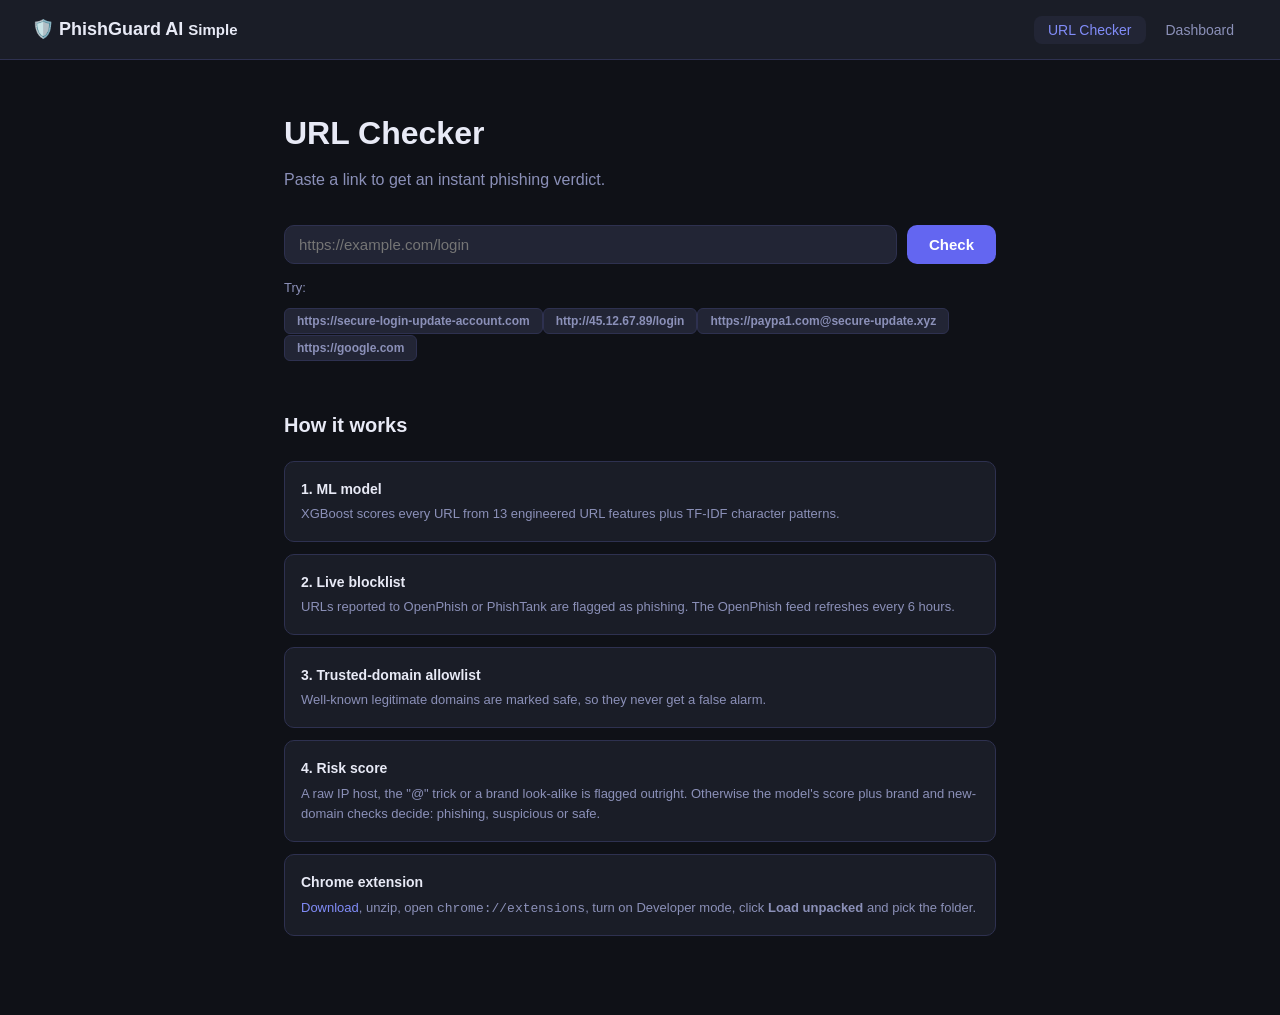
<file: frontend/index.html>
<!DOCTYPE html>
<html lang="en">
<head>
  <meta charset="utf-8">
  <meta name="viewport" content="width=device-width, initial-scale=1">
  <title>PhishGuard AI Simple — URL Checker</title>
  <link rel="stylesheet" href="style.css">
</head>
<body class="page-checker">
  <nav class="navbar">
    <a class="navbar-logo" href="index.html">🛡️ PhishGuard AI <small>Simple</small></a>
    <ul class="navbar-links">
      <li><a class="navbar-link active" href="index.html">URL Checker</a></li>
      <li><a class="navbar-link" href="dashboard.html">Dashboard</a></li>
    </ul>
  </nav>

  <main class="main">
    <div class="header">
      <h1>URL Checker</h1>
      <p>Paste a link to get an instant phishing verdict.</p>
    </div>

    <div class="inputRow">
      <input id="urlInput" type="text" placeholder="https://example.com/login"
             autocomplete="off" spellcheck="false" aria-label="URL to check">
      <button id="checkBtn" class="btn-primary">Check</button>
    </div>
    <div class="examples"><span class="examplesLabel">Try:</span> <span id="examples"></span></div>

    <div id="error" class="error" hidden role="alert"></div>
    <div id="result" aria-live="polite"></div>

    <section class="howItWorks">
      <h2>How it works</h2>
      <div class="steps">
        <div class="step">
          <div class="stepTitle">1. ML model</div>
          <div class="stepDesc">XGBoost scores every URL from 13 engineered URL features plus TF-IDF character patterns.</div>
        </div>
        <div class="step">
          <div class="stepTitle">2. Live blocklist</div>
          <div class="stepDesc">URLs reported to OpenPhish or PhishTank are flagged as phishing. The OpenPhish feed refreshes every 6 hours.</div>
        </div>
        <div class="step">
          <div class="stepTitle">3. Trusted-domain allowlist</div>
          <div class="stepDesc">Well-known legitimate domains are marked safe, so they never get a false alarm.</div>
        </div>
        <div class="step">
          <div class="stepTitle">4. Risk score</div>
          <div class="stepDesc">A raw IP host, the "@" trick or a brand look-alike is flagged outright. Otherwise the model's score plus brand and new-domain checks decide: phishing, suspicious or safe.</div>
        </div>
        <div class="step">
          <div class="stepTitle">Chrome extension</div>
          <div class="stepDesc"><a href="phishguard-extension.zip" download>Download</a>, unzip, open
            <code>chrome://extensions</code>, turn on Developer mode, click <b>Load unpacked</b> and pick the folder.</div>
        </div>
      </div>
    </section>
  </main>

  <script src="app.js"></script>
</body>
</html>
</file>
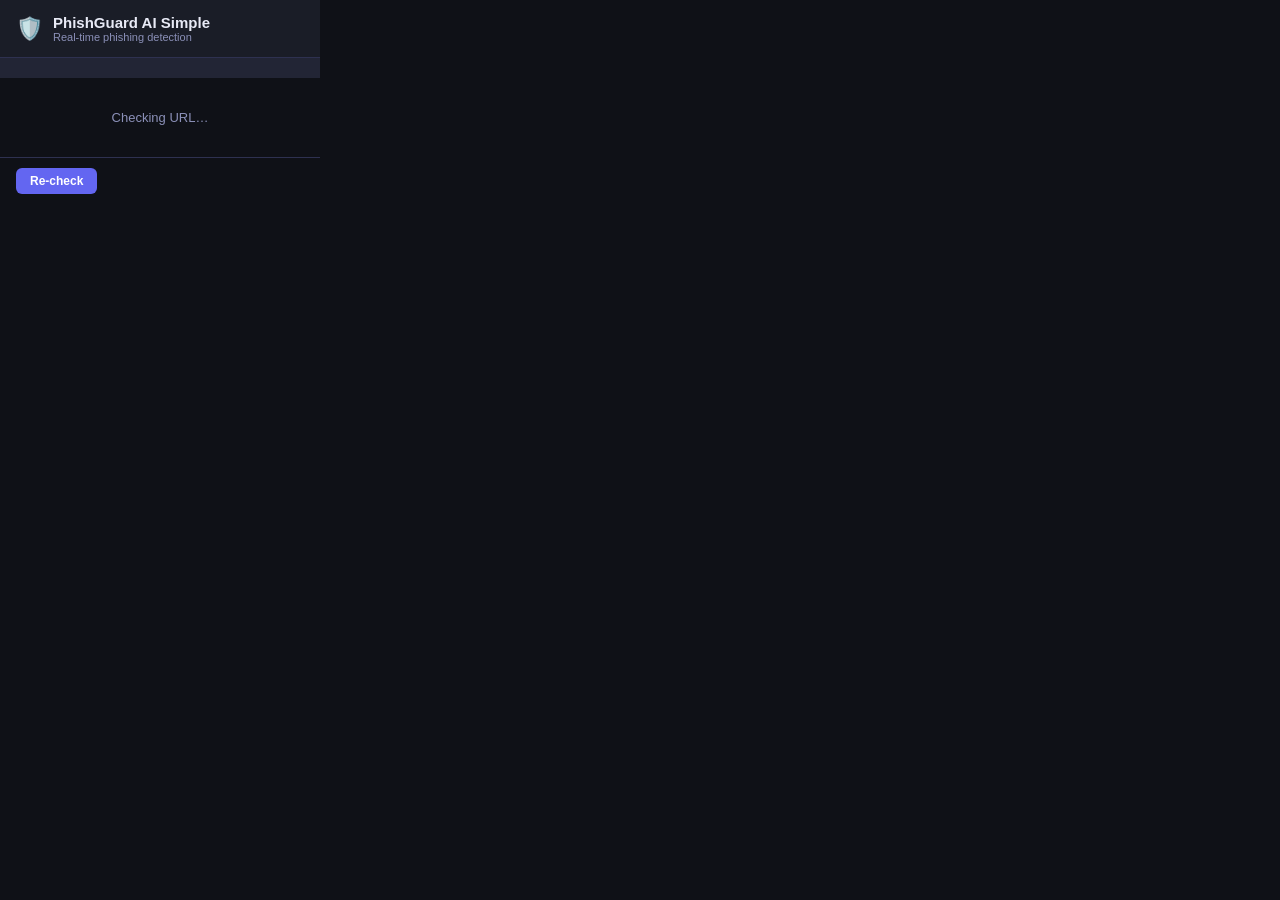
<file: extension/popup.html>
<!DOCTYPE html>
<html lang="en">
<head>
  <meta charset="UTF-8" />
  <title>PhishGuard AI Simple</title>
  <style>
    * { box-sizing: border-box; margin: 0; padding: 0; }
    body { width: 320px; font: 14px -apple-system, "Segoe UI", sans-serif; background: #0f1117; color: #e8eaf6; }
    header { display: flex; gap: 10px; align-items: center; padding: 14px 16px; background: #1a1d27; border-bottom: 1px solid #2e3150; }
    header b { font-size: 15px; }
    header small { display: block; font-size: 11px; color: #8b90b8; }
    #url { padding: 10px 16px; font-size: 11px; color: #8b90b8; background: #222535; word-break: break-all; }
    #status { padding: 32px 16px; text-align: center; color: #8b90b8; font-size: 13px; }
    #status:empty { display: none; }
    #result { padding: 20px 16px; text-align: center; }
    #icon { font-size: 40px; }
    #verdict { font-size: 20px; font-weight: 800; margin-top: 6px; }
    #score { font-size: 12px; color: #8b90b8; margin-top: 4px; }
    .track { height: 5px; background: #2e3150; border-radius: 99px; overflow: hidden; margin-top: 10px; }
    #bar { height: 100%; }
    #reasons { text-align: left; margin-top: 14px; padding-left: 18px; font-size: 12px; color: #c5c8e8; }
    #reasons li { margin-bottom: 4px; }
    footer { padding: 10px 16px; border-top: 1px solid #2e3150; }
    button { font-size: 12px; padding: 6px 14px; border-radius: 6px; background: #6366f1; color: #fff; border: none; cursor: pointer; font-weight: 600; }
    button:hover { background: #4f46e5; }
  </style>
</head>
<body>
  <header>
    <span style="font-size:22px">🛡️</span>
    <div><b>PhishGuard AI Simple</b><small>Real-time phishing detection</small></div>
  </header>
  <div id="url"></div>
  <div id="status">Checking URL…</div>
  <div id="result" hidden>
    <div id="icon"></div>
    <div id="verdict"></div>
    <div id="score"></div>
    <div class="track"><div id="bar"></div></div>
    <ul id="reasons"></ul>
  </div>
  <footer><button id="recheck">Re-check</button></footer>
  <script src="popup.js"></script>
</body>
</html>
</file>
<file: frontend/style.css>
/* ============================================================================
   PhishGuard AI — vanilla stylesheet
   Merged from the former Next.js globals.css + all CSS-module files.
   Page-specific rules are scoped by a <body> class (.page-home, .page-checker,
   .page-dashboard, .page-extension) so short class names like .main / .hero
   never collide. Shared components use unique prefixes (navbar-*, rc-*).
   ============================================================================ */

/* ---------- Base / reset ---------- */
*, *::before, *::after { box-sizing: border-box; margin: 0; padding: 0; }

/* Visually-hidden but screen-reader-available (accessible <label> text). */
.sr-only {
  position: absolute;
  width: 1px; height: 1px;
  padding: 0; margin: -1px;
  overflow: hidden;
  clip: rect(0, 0, 0, 0);
  white-space: nowrap;
  border: 0;
}

:root {
  --bg: #0f1117;
  --surface: #1a1d27;
  --surface2: #222535;
  --border: #2e3150;
  --text: #e8eaf6;
  --muted: #8b90b8;
  --accent: #6366f1;
  --accent-light: #818cf8;
  --danger: #ef4444;
  --warn: #f59e0b;
  --safe: #22c55e;
  --radius: 10px;
}

body {
  background: var(--bg);
  color: var(--text);
  font-family: -apple-system, BlinkMacSystemFont, "Segoe UI", sans-serif;
  font-size: 16px;
  line-height: 1.6;
}

a { color: var(--accent-light); text-decoration: none; }
a:hover { text-decoration: underline; }

input, textarea, select {
  background: var(--surface2);
  border: 1px solid var(--border);
  border-radius: var(--radius);
  color: var(--text);
  font-size: 15px;
  padding: 10px 14px;
  width: 100%;
  outline: none;
  transition: border-color 0.15s;
}
input:focus, textarea:focus { border-color: var(--accent); }

button {
  cursor: pointer;
  border: none;
  border-radius: var(--radius);
  font-size: 15px;
  font-weight: 600;
  padding: 10px 22px;
  transition: opacity 0.15s, transform 0.1s;
}
button:hover { opacity: 0.88; }
button:active { transform: scale(0.98); }
button:disabled { opacity: 0.45; cursor: not-allowed; }

.btn-primary   { background: var(--accent); color: #fff; }
.btn-secondary { background: var(--surface2); color: var(--text); border: 1px solid var(--border); }

.card {
  background: var(--surface);
  border: 1px solid var(--border);
  border-radius: 14px;
  padding: 24px;
}

.badge {
  display: inline-block;
  font-size: 12px;
  font-weight: 700;
  padding: 3px 10px;
  border-radius: 20px;
  letter-spacing: 0.04em;
}
.badge-phishing   { background: rgba(239,68,68,0.18);  color: #f87171; border: 1px solid rgba(239,68,68,0.35); }
.badge-suspicious { background: rgba(245,158,11,0.18); color: #fbbf24; border: 1px solid rgba(245,158,11,0.35); }
.badge-safe       { background: rgba(34,197,94,0.15);  color: #4ade80; border: 1px solid rgba(34,197,94,0.30); }

@keyframes fadeIn { from { opacity: 0; transform: translateY(8px); } to { opacity: 1; transform: translateY(0); } }

/* ---------- Navbar (all pages) ---------- */
.navbar {
  display: flex;
  align-items: center;
  justify-content: space-between;
  padding: 0 32px;
  height: 60px;
  background: var(--surface);
  border-bottom: 1px solid var(--border);
  position: sticky;
  top: 0;
  z-index: 100;
}
.navbar-logo { font-size: 18px; font-weight: 700; color: var(--text); text-decoration: none; }
.navbar-links { display: flex; list-style: none; gap: 6px; }
.navbar-link {
  color: var(--muted);
  font-size: 14px;
  font-weight: 500;
  padding: 6px 14px;
  border-radius: 8px;
  transition: background 0.15s, color 0.15s;
  text-decoration: none;
}
.navbar-link:hover  { background: var(--surface2); color: var(--text); text-decoration: none; }
.navbar-link.active { background: var(--surface2); color: var(--accent-light); }

/* ---------- Result card (URL checker) ---------- */
.rc-card {
  background: var(--surface);
  border: 1.5px solid;
  border-radius: 14px;
  padding: 24px;
  margin-top: 24px;
  animation: fadeIn 0.3s ease;
}
.rc-header { display: flex; align-items: flex-start; gap: 16px; margin-bottom: 16px; }
.rc-icon { font-size: 32px; line-height: 1; }
.rc-verdict { font-size: 22px; font-weight: 700; }
.rc-sub { color: var(--muted); font-size: 14px; margin-top: 2px; }
.rc-bar-track { height: 6px; background: var(--surface2); border-radius: 99px; overflow: hidden; margin-bottom: 20px; }
.rc-bar-fill { height: 100%; border-radius: 99px; transition: width 0.6s cubic-bezier(.4,0,.2,1); }
.rc-reasons { background: var(--surface2); border-radius: 10px; padding: 14px 16px; margin-bottom: 16px; }
.rc-reasons-title { font-size: 12px; font-weight: 600; color: var(--muted); text-transform: uppercase; letter-spacing: 0.05em; margin-bottom: 8px; }
.rc-reasons ul { list-style: none; display: flex; flex-direction: column; gap: 6px; }
.rc-reasons li { font-size: 14px; padding-left: 18px; position: relative; }
.rc-reasons li::before { content: "\2192"; position: absolute; left: 0; color: var(--muted); }
.rc-meta { display: flex; flex-direction: column; gap: 6px; }
.rc-meta-row { display: flex; justify-content: space-between; font-size: 13px; }
.rc-meta-key { color: var(--muted); text-transform: capitalize; }
.rc-meta-val { color: var(--text); font-weight: 500; }

/* ---------- URL checker ---------- */
.page-checker .main { max-width: 760px; margin: 0 auto; padding: 48px 24px 80px; }
.page-checker .header { margin-bottom: 32px; }
.page-checker .header h1 { font-size: 32px; font-weight: 800; margin-bottom: 8px; }
.page-checker .header p  { font-size: 16px; color: var(--muted); }
.page-checker .inputRow { display: flex; gap: 10px; margin-bottom: 14px; }
.page-checker .inputRow input { flex: 1; }
.page-checker .examples { display: flex; flex-wrap: wrap; gap: 8px; margin-bottom: 28px; align-items: center; }
.page-checker .examplesLabel { font-size: 13px; color: var(--muted); }
.page-checker .exBtn {
  font-size: 12px; padding: 5px 12px;
  background: var(--surface2); border: 1px solid var(--border);
  color: var(--muted); border-radius: 6px; cursor: pointer;
}
.page-checker .exBtn:hover { color: var(--text); border-color: var(--accent); }
.page-checker .error {
  background: rgba(239,68,68,0.12); border: 1px solid rgba(239,68,68,0.3);
  color: #f87171; border-radius: 10px; padding: 12px 16px; margin: 12px 0; font-size: 14px;
}
.page-checker .howItWorks { margin-top: 48px; }
.page-checker .howItWorks h2 { font-size: 20px; font-weight: 700; margin-bottom: 20px; }
.page-checker .steps { display: flex; flex-direction: column; gap: 12px; }
.page-checker .step { background: var(--surface); border: 1px solid var(--border); border-radius: 10px; padding: 16px; }
.page-checker .stepTitle { font-size: 14px; font-weight: 700; margin-bottom: 4px; }
.page-checker .stepDesc  { font-size: 13px; color: var(--muted); line-height: 1.6; }

/* ---------- Dashboard ---------- */
.page-dashboard .main { max-width: 1100px; margin: 0 auto; padding: 40px 24px 80px; }
.page-dashboard .topBar { display: flex; justify-content: space-between; align-items: center; margin-bottom: 28px; }
.page-dashboard .topBar h1 { font-size: 28px; font-weight: 800; }
.page-dashboard .loading, .page-dashboard .error {
  max-width: 600px; margin: 80px auto; text-align: center; font-size: 16px; color: var(--muted); padding: 24px;
}
.page-dashboard .error { color: #f87171; }
.page-dashboard .kpiGrid {
  display: grid; grid-template-columns: repeat(auto-fit, minmax(180px, 1fr)); gap: 12px; margin-bottom: 24px;
}
.page-dashboard .statCard { background: var(--surface); border: 1px solid var(--border); border-radius: 14px; padding: 20px 18px; }
.page-dashboard .statVal   { font-size: 28px; font-weight: 800; line-height: 1; }
.page-dashboard .statLabel { font-size: 13px; color: var(--muted); margin-top: 6px; font-weight: 500; }
.page-dashboard .chartCard { background: var(--surface); border: 1px solid var(--border); border-radius: 14px; padding: 24px; margin-bottom: 24px; }
.page-dashboard .chartTitle { font-size: 15px; font-weight: 700; margin-bottom: 20px; }
.page-dashboard .chart { display: flex; align-items: flex-end; gap: 8px; height: 140px; padding-bottom: 28px; position: relative; }
.page-dashboard .bar { display: flex; flex-direction: column; align-items: center; flex: 1; height: 100%; }
.page-dashboard .barWrap { flex: 1; width: 100%; display: flex; align-items: flex-end; position: relative; }
.page-dashboard .barTotal { width: 100%; background: var(--accent); border-radius: 4px 4px 0 0; opacity: 0.4; transition: height 0.4s ease; }
.page-dashboard .barPhishing { position: absolute; bottom: 0; width: 100%; background: #ef4444; border-radius: 4px 4px 0 0; transition: height 0.4s ease; }
.page-dashboard .barLabel { font-size: 11px; color: var(--muted); margin-top: 6px; }
.page-dashboard .chartLegend { display: flex; gap: 16px; font-size: 12px; color: var(--muted); margin-top: 12px; align-items: center; }
.page-dashboard .noData { color: var(--muted); font-size: 14px; padding: 24px 0; text-align: center; }
.page-dashboard .tableCard { background: var(--surface); border: 1px solid var(--border); border-radius: 14px; padding: 24px; margin-bottom: 24px; overflow: hidden; }
.page-dashboard .tableTitle { font-size: 15px; font-weight: 700; margin-bottom: 16px; }
.page-dashboard .tableWrap { overflow-x: auto; }
.page-dashboard .table { width: 100%; border-collapse: collapse; font-size: 13px; }
.page-dashboard .table th {
  text-align: left; padding: 8px 12px; font-size: 11px; font-weight: 600; text-transform: uppercase;
  letter-spacing: 0.06em; color: var(--muted); border-bottom: 1px solid var(--border);
}
.page-dashboard .table td { padding: 10px 12px; border-bottom: 1px solid var(--border); vertical-align: middle; }
.page-dashboard .table tr:last-child td { border-bottom: none; }
.page-dashboard .table tr:hover td { background: var(--surface2); }
.page-dashboard .tdMuted   { color: var(--muted); font-family: monospace; font-size: 12px; }
.page-dashboard .tdContent { color: var(--text); max-width: 340px; word-break: break-all; }
.page-dashboard .tdScore   { font-weight: 700; text-align: right; }

[hidden] { display: none !important; }
</file>
